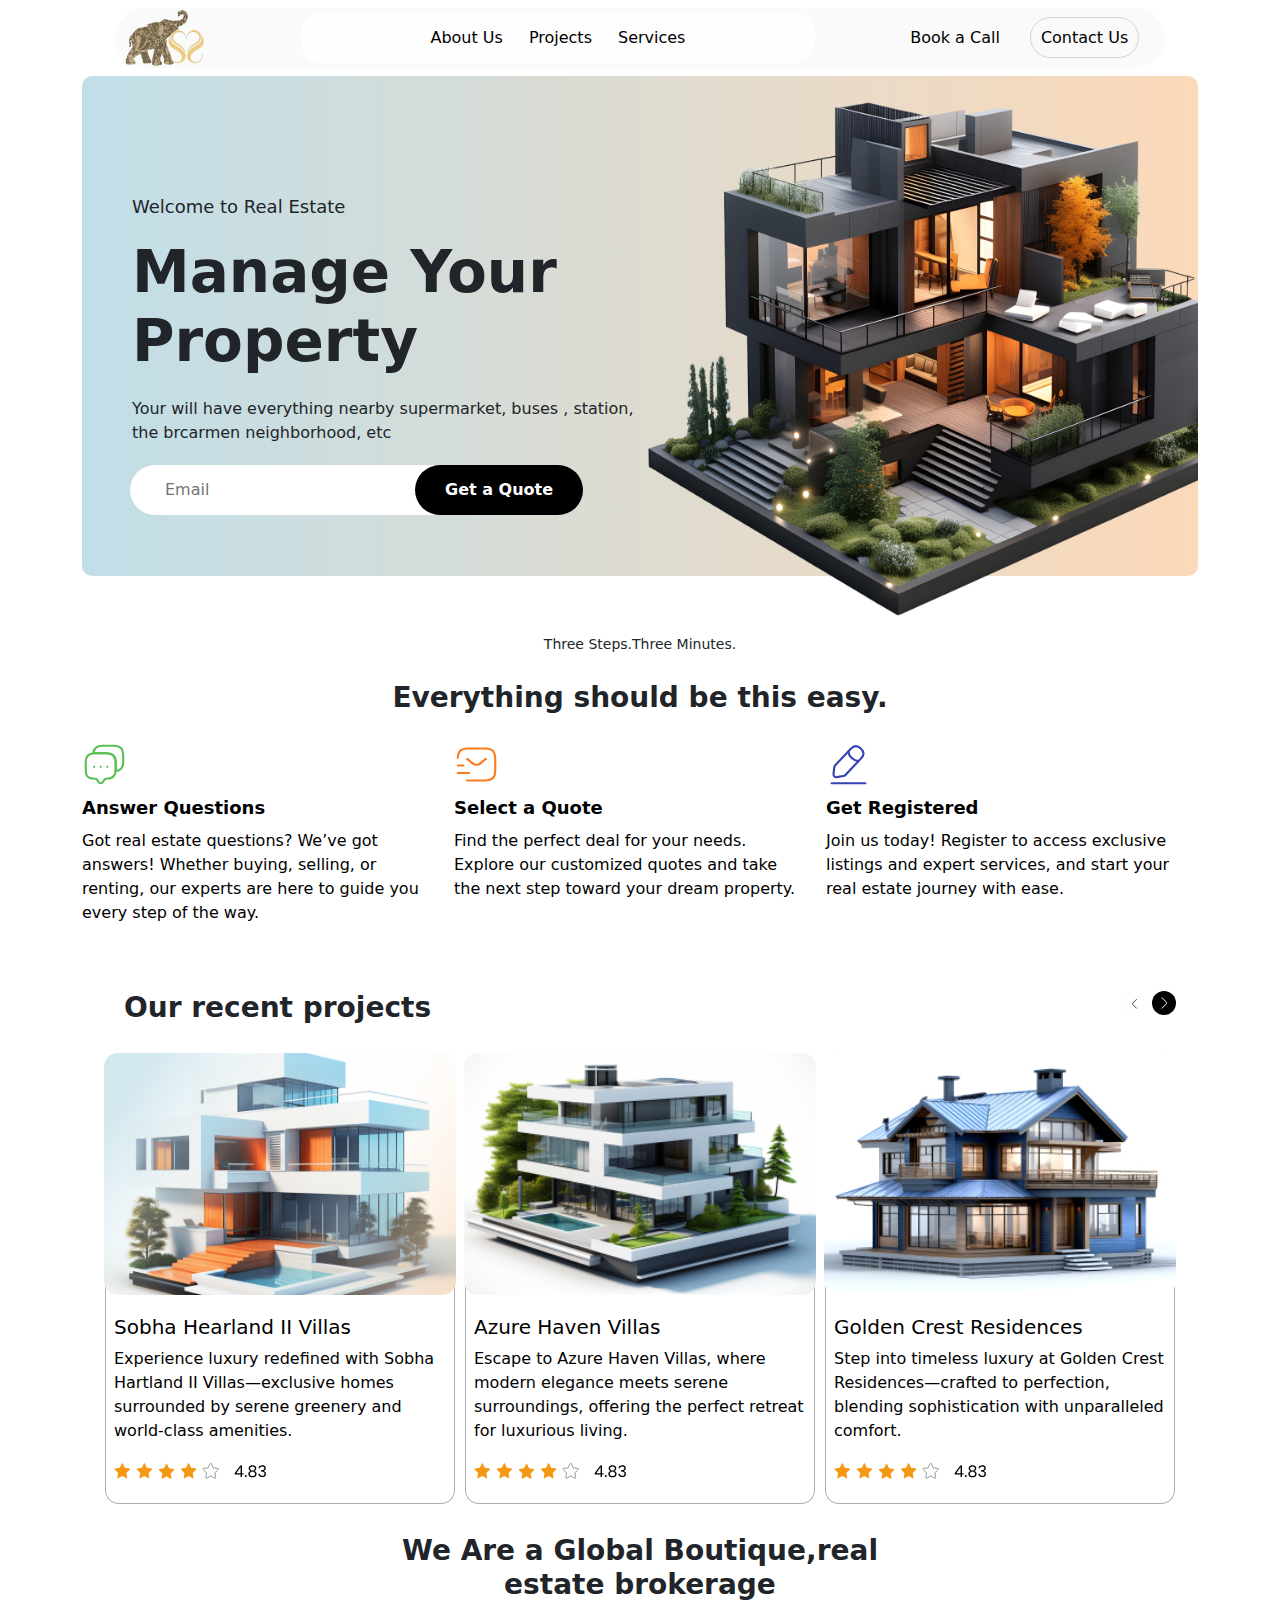
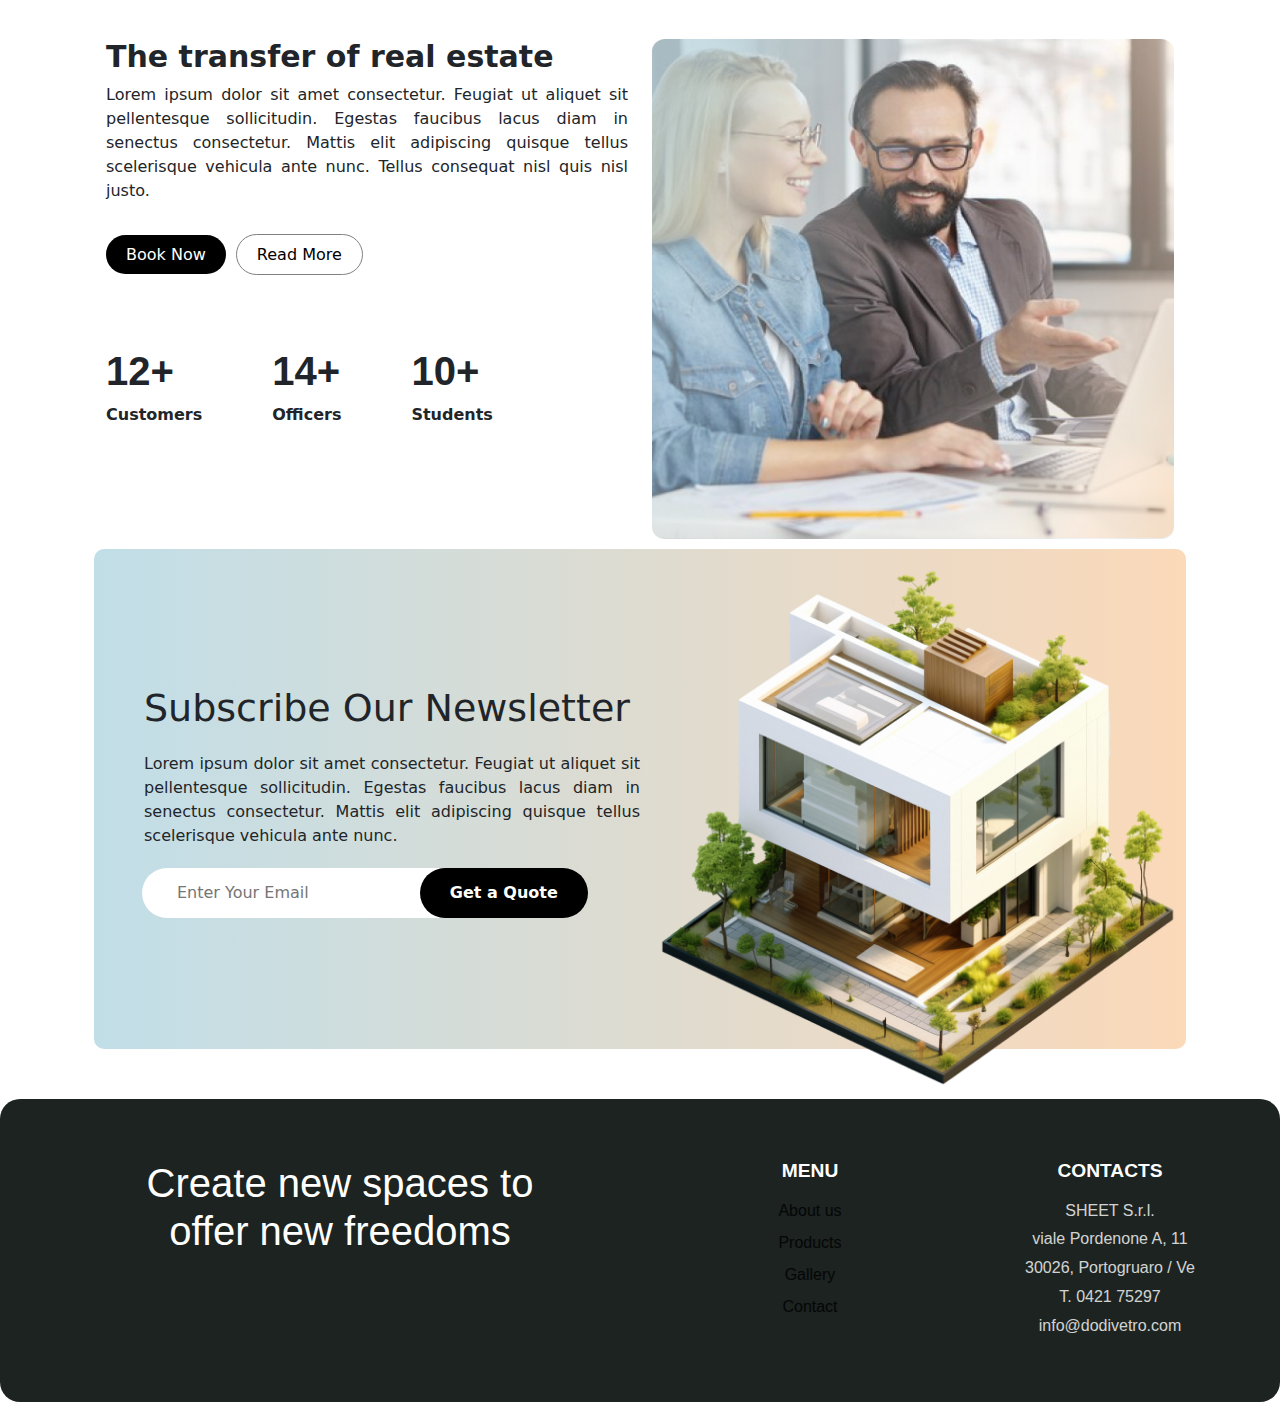
<file: index.html>
<!DOCTYPE html>
<html lang="en">

<head>
  <meta charset="UTF-8">
  <meta name="viewport" content="width=device-width, initial-scale=1.0">
  <title>Real State Website</title>
</head>
<link rel="stylesheet" href="style.css">
<link href="https://cdn.jsdelivr.net/npm/bootstrap@5.3.2/dist/css/bootstrap.min.css" rel="stylesheet"
  integrity="sha384-T3c6CoIi6uLrA9TneNEoa7RxnatzjcDSCmG1MXxSR1GAsXEV/Dwwykc2MPK8M2HN" crossorigin="anonymous">
<script src="https://cdn.jsdelivr.net/npm/bootstrap@5.3.2/dist/js/bootstrap.bundle.min.js"
  integrity="sha384-C6RzsynM9kWDrMNeT87bh95OGNyZPhcTNXj1NW7RuBCsyN/o0jlpcV8Qyq46cDfL" crossorigin="anonymous"></script>
<link rel="stylesheet" href="bootstrap.css">

<body>

  <nav class="navbar navbar-expand-xl my">
    <div class="containe main">
      <div class="imagess">
        <a class="navbar-brand" href="#">
          <img src="imagesfigma2/Logo.png" alt="">
        </a>
      </div>
      <button class="navbar-expand-lg navbar-toggler" type="button" data-bs-toggle="offcanvas"
        data-bs-target="#offcanvasScrolling" aria-controls="offcanvasScrolling">
        <span class="navbar-expand-lg navbar-toggler-icon"></span>
      </button>
      <div class="collapse navbar-collapse bbb" id="navbarSupportedContent">

        <ul class="navbar-nav mx-auto mb-2 mb-lg-0 middle">
          <li class="nav-item">
            <a class="nav-link active" aria-current="page" href="about-us.html">About Us</a>
          </li>
          <li class="nav-item">
            <a class="nav-link" href="#projects">Projects</a>
          </li>
          <!-- <li class="nav-item ">
            <a class="nav-link " href="#">
              Agents
            </a>
          </li> -->
          <li class="nav-item">
            <a class="nav-link" href="services.html">Services</a>
          </li>
          <!-- <li class="nav-item">
            <a class="nav-link" href="">Listings</a>
          </li> -->
          <!-- <li class="nav-item">
            <a class="nav-link" href="">
              <svg width="24" height="24" viewBox="0 0 24 24" fill="none" xmlns="http://www.w3.org/2000/svg">
                <path
                  d="M11.5 21C16.7467 21 21 16.7467 21 11.5C21 6.25329 16.7467 2 11.5 2C6.25329 2 2 6.25329 2 11.5C2 16.7467 6.25329 21 11.5 21Z"
                  stroke="#1F1F1F" stroke-width="2" stroke-linecap="round" stroke-linejoin="round" />
                <path d="M22 22L20 20" stroke="#1F1F1F" stroke-width="2" stroke-linecap="round"
                  stroke-linejoin="round" />
              </svg>
            </a>
          </li> -->
        </ul>
        <div class="box3" style="width: 30%;">
          <div><a href="bookcall.html">Book a Call</a></div>
          <div>
            <a href="contact-us.html" style="padding: 10px;border: 1px solid lightgrey;border-radius: 30px;">Contact
              Us</a>
          </div>
        </div>
      </div>
    </div>
  </nav>



  <div class="offcanvas offcanvas-start" data-bs-scroll="true" data-bs-backdrop="false" tabindex="-1"
    id="offcanvasScrolling" aria-labelledby="offcanvasScrollingLabel">
    <div class="offcanvas-header">
      <a class="navbar-brand" href="#">
        <img src="imagesfigma2/Logo.png" alt="">
      </a>
      <button type="button" class="btn-close" data-bs-dismiss="offcanvas" aria-label="Close"></button>
    </div>
    <div class="offcanvas-body">
      <ul class="navbar-nav mx-auto mb-2 mb-lg-0 middle">
        <li class="nav-item">
          <a class="nav-link active" aria-current="page" href="#">About Us</a>
        </li>
        <li class="nav-item">
          <a class="nav-link" href="#">Projects</a>
        </li>
        <li class="nav-item ">
          <a class="nav-link " href="#">
            Agents
          </a>
        </li>
        <li class="nav-item">
          <a class="nav-link" href="">Services</a>
        </li>
        <li class="nav-item">
          <a class="nav-link" href="">Listings</a>
        </li>
        <li class="nav-item">
          <a class="nav-link" href="">
            <svg width="24" height="24" viewBox="0 0 24 24" fill="none" xmlns="http://www.w3.org/2000/svg">
              <path
                d="M11.5 21C16.7467 21 21 16.7467 21 11.5C21 6.25329 16.7467 2 11.5 2C6.25329 2 2 6.25329 2 11.5C2 16.7467 6.25329 21 11.5 21Z"
                stroke="#1F1F1F" stroke-width="2" stroke-linecap="round" stroke-linejoin="round" />
              <path d="M22 22L20 20" stroke="#1F1F1F" stroke-width="2" stroke-linecap="round" stroke-linejoin="round" />
            </svg>
          </a>
        </li>
      </ul>
    </div>
  </div>

  <div class=" container" style="width: 100%;display: flex;justify-content: center;">
    <div class="sec-1">
      <div class="col-lg-6 col-md-12 col-sm-12 col-xsm-12 nony" style="border: 1px solid blac;width: ;">
        <div class="h55">
          <h5>Welcome to Real Estate</h5>
        </div>
        <div class="h22">
          <h1>Manage Your Property</h1>
        </div>
        <div class="para">
          <p>Your will have everything nearby supermarket, buses , station, the brcarmen neighborhood, etc</p>
        </div>
        <div class="email">
          <form action="" method="get">
            <div class="input-group mb-5 ">
              <input type="email" class="mb-10" placeholder="Email" aria-label="Recipient's Email" aria-describedby=""
                required="required" style="border-top-left-radius: 30px;border-bottom-left-radius: 30px;">
              <a href="contact-us.html" class="input-group-text" id="basic-addon2"
                style="background-color: #000;border-top-right-radius: 30px;border-radius: 30px;position: relative;right: 20px;padding:10px 30px;"
                type="submit">
                Get a Quote
              </a>
            </div>
          </form>
        </div>
      </div>
      <div class="col-lg-6 col-md-12 col-sm-12 col-xsm-12 nony1  d-flex justify-content-center"
        style="border: 1px solid blac;width: %;">
        <img src="imagesfigma2/Group 2.png" alt="">
      </div>

    </div>
  </div>

  <div class="row2">
    <h6>Three Steps.Three Minutes.</h6>
  </div>
  <div class="container">
    <div class="row3" style="margin: 20px 0px ;">
      <h3>Everything should be this easy.</h3>
    </div>
  </div>
  <div class="container">
    <div class="row row6">
      <div class="col-lg-4 " style="display: flex;flex-direction: column;align-items: center;">
        <a href="">
          <svg width="45" height="45" viewBox="0 0 75 75" fill="none" xmlns="http://www.w3.org/2000/svg">
            <path
              d="M56.1875 33.7188V46.2188C56.1875 47.0313 56.1563 47.8125 56.0625 48.5625C55.3438 57 50.375 61.1875 41.2188 61.1875H39.9688C39.1875 61.1875 38.4375 61.5625 37.9687 62.1875L34.2188 67.1875C32.5625 69.4063 29.875 69.4063 28.2187 67.1875L24.4687 62.1875C24.0625 61.6562 23.1563 61.1875 22.4688 61.1875H21.2188C11.25 61.1875 6.25 58.7188 6.25 46.2188V33.7188C6.25 24.5625 10.4688 19.5938 18.875 18.875C19.625 18.7813 20.4063 18.75 21.2188 18.75H41.2188C51.1875 18.75 56.1875 23.75 56.1875 33.7188Z"
              stroke="#58BF52" stroke-width="3.5" stroke-miterlimit="10" stroke-linecap="round"
              stroke-linejoin="round" />
            <path
              d="M68.6875 21.2188V33.7188C68.6875 42.9063 64.4687 47.8438 56.0625 48.5625C56.1562 47.8125 56.1875 47.0313 56.1875 46.2188V33.7188C56.1875 23.75 51.1875 18.75 41.2187 18.75H21.2187C20.4062 18.75 19.625 18.7813 18.875 18.875C19.5937 10.4688 24.5625 6.25 33.7187 6.25H53.7187C63.6875 6.25 68.6875 11.25 68.6875 21.2188Z"
              stroke="#58BF52" stroke-width="3.5" stroke-miterlimit="10" stroke-linecap="round"
              stroke-linejoin="round" />
            <path d="M42.1734 41.4062H42.2016" stroke="#58BF52" stroke-width="3.5" stroke-linecap="round"
              stroke-linejoin="round" />
            <path d="M31.2359 41.4062H31.2641" stroke="#58BF52" stroke-width="3.5" stroke-linecap="round"
              stroke-linejoin="round" />
            <path d="M20.2984 41.4062H20.3266" stroke="#58BF52" stroke-width="3.5" stroke-linecap="round"
              stroke-linejoin="round" />
          </svg>
          <h5>Answer Questions</h5>
          <p>
            Got real estate questions? We’ve got answers! Whether buying, selling, or renting,
            our experts are here to guide you every step of the way.
          </p>
        </a>
      </div>

      <div class="col-lg-4" style="display: flex;flex-direction: column;align-items: center;">
        <a href="">
          <svg width="45" height="45" viewBox="0 0 75 75" fill="none" xmlns="http://www.w3.org/2000/svg">
            <path
              d="M6.25 26.5625C6.25 15.625 12.5 10.9375 21.875 10.9375H53.125C62.5 10.9375 68.75 15.625 68.75 26.5625V48.4375C68.75 59.375 62.5 64.0625 53.125 64.0625H21.875"
              stroke="#FF791A" stroke-width="3.5" stroke-miterlimit="10" stroke-linecap="round"
              stroke-linejoin="round" />
            <path d="M53.125 28.125L43.3437 35.9375C40.125 38.5 34.8437 38.5 31.625 35.9375L21.875 28.125"
              stroke="#FF791A" stroke-width="3.5" stroke-miterlimit="10" stroke-linecap="round"
              stroke-linejoin="round" />
            <path d="M6.25 51.5625H25" stroke="#FF791A" stroke-width="3.5" stroke-miterlimit="10" stroke-linecap="round"
              stroke-linejoin="round" />
            <path d="M6.25 39.0625H15.625" stroke="#FF791A" stroke-width="3.5" stroke-miterlimit="10"
              stroke-linecap="round" stroke-linejoin="round" />
          </svg>
          <h5>Select a Quote</h5>
          <p>Find the perfect deal for your needs. Explore our customized quotes and take the next step toward your
            dream property.</p>
        </a>
      </div>

      <div class="col-lg-4" style="display: flex;flex-direction: column;align-items: center;">
        <a href="">
          <svg width="45" height="45" viewBox="0 0 75 75" fill="none" xmlns="http://www.w3.org/2000/svg">
            <path
              d="M41.4375 11.25L15.7813 38.4063C14.8125 39.4375 13.875 41.4688 13.6875 42.875L12.5313 53C12.125 56.6562 14.75 59.1563 18.375 58.5313L28.4375 56.8125C29.8438 56.5625 31.8125 55.5313 32.7813 54.4688L58.4375 27.3125C62.875 22.625 64.875 17.2813 57.9688 10.75C51.0938 4.28126 45.875 6.56251 41.4375 11.25Z"
              stroke="#3741B5" stroke-width="3.5" stroke-miterlimit="10" stroke-linecap="round"
              stroke-linejoin="round" />
            <path d="M37.1562 15.7812C38.5 24.4063 45.5 31 54.1875 31.875" stroke="#3741B5" stroke-width="3.5"
              stroke-miterlimit="10" stroke-linecap="round" stroke-linejoin="round" />
            <path d="M9.375 68.75H65.625" stroke="#3741B5" stroke-width="3.5" stroke-miterlimit="10"
              stroke-linecap="round" stroke-linejoin="round" />
          </svg>
          <h5>Get Registered</h5>
          <p>Join us today! Register to access exclusive listings and expert services, and start your real estate
            journey with ease.</p>
        </a>
      </div>

    </div>


    <section id="projects">
      <!-- <div class="row2" style="display: flex;justify-content: flex-start !important;margin: 50px 0px 20px 30px;">
        <h6>Best Project of the Years</h6>
      </div> -->
      <div class="container">
        <div class="row3" style="display: flex;margin: 50px 0px 20px 30px;justify-content: space-between !important;">
          <div>
            <h3>Our recent projects</h3>
          </div>

          <div class="arow">
            <a href="">
              <svg width="25" height="25" viewBox="0 0 45 45" fill="none" xmlns="http://www.w3.org/2000/svg">
                <circle cx="22.5" cy="22.5" r="22.5" fill="#FEFEFF" />
                <path d="M26 30.92L19.48 24.4C18.71 23.63 18.71 22.37 19.48 21.6L26 15.08" stroke="#1F1F1F"
                  stroke-width="1.5" stroke-miterlimit="10" stroke-linecap="round" stroke-linejoin="round" />
              </svg>
              <svg width="24" height="24" viewBox="0 0 24 24" fill="none" xmlns="http://www.w3.org/2000/svg"
                style="background-color: #000;border-radius:22.5px;padding:4px">
                <path d="M8.90997 19.92L15.43 13.4C16.2 12.63 16.2 11.37 15.43 10.6L8.90997 4.08002" stroke="#FEFEFF"
                  stroke-width="1.5" stroke-miterlimit="10" stroke-linecap="round" stroke-linejoin="round" />
              </svg>
            </a>
          </div>

        </div>
      </div>

      <div class="container">
        <div class="row row7">
          <div class="col-lg-4 col-md-6 col-sm-3"
            style="display: flex;flex-direction: column;align-items: center;border: 1px solid rgb(175, 175, 175);padding: 0px;width:350px;border-radius: 14px;border-top: none;">
            <img src="imagesfigma2/Rectangle 19.jpg" alt="" width="101%" height="60%"
              style="border:none;border-bottom-left-radius:14px ;border-bottom-right-radius:14px ;border-top-left-radius:14px ;border-top-right-radius:14px ;">
            <a href="">
              <div style="margin: 20px 8px;">
                <h5>Sobha Hearland II Villas</h5>
                <p>Experience luxury redefined with Sobha Hartland II Villas—exclusive homes surrounded by serene
                  greenery
                  and world-class amenities.</p>
                <svg width="153" height="19" viewBox="0 0 153 19" fill="none" xmlns="http://www.w3.org/2000/svg">
                  <path fill-rule="evenodd" clip-rule="evenodd"
                    d="M8.28949 14.0412L4.0662 16.3441C3.70048 16.5435 3.26557 16.2345 3.33353 15.8236L4.14475 10.9179L0.69181 7.42699C0.404191 7.13621 0.568347 6.64191 0.972777 6.58096L5.7279 5.86431L7.838 1.4298C8.01892 1.04958 8.56006 1.04958 8.74099 1.4298L10.8511 5.86431L15.6062 6.58096C16.0106 6.64191 16.1748 7.13621 15.8872 7.42699L12.4342 10.9179L13.2455 15.8235C13.3134 16.2345 12.8785 16.5435 12.5128 16.3441L8.28949 14.0412Z"
                    fill="#F59914" />
                  <path fill-rule="evenodd" clip-rule="evenodd"
                    d="M30.3951 14.0412L26.1718 16.3441C25.8061 16.5435 25.3712 16.2345 25.4391 15.8236L26.2503 10.9179L22.7974 7.42699C22.5098 7.13621 22.6739 6.64191 23.0784 6.58096L27.8335 5.86431L29.9436 1.4298C30.1245 1.04958 30.6657 1.04958 30.8466 1.4298L32.9567 5.86431L37.7118 6.58096C38.1162 6.64191 38.2804 7.13621 37.9928 7.42699L34.5398 10.9179L35.351 15.8235C35.419 16.2345 34.9841 16.5435 34.6184 16.3441L30.3951 14.0412Z"
                    fill="#F59914" />
                  <path fill-rule="evenodd" clip-rule="evenodd"
                    d="M52.5006 14.5217L48.2773 16.8246C47.9115 17.024 47.4766 16.715 47.5446 16.304L48.3558 11.3984L44.9029 7.90746C44.6153 7.61668 44.7794 7.12238 45.1838 7.06143L49.939 6.34478L52.0491 1.91027C52.23 1.53005 52.7711 1.53005 52.952 1.91027L55.0621 6.34478L59.8173 7.06143C60.2217 7.12238 60.3859 7.61667 60.0982 7.90746L56.6453 11.3984L57.4565 16.304C57.5245 16.715 57.0896 17.024 56.7239 16.8246L52.5006 14.5217Z"
                    fill="#F59914" />
                  <path fill-rule="evenodd" clip-rule="evenodd"
                    d="M74.6049 14.0412L70.3816 16.3441C70.0159 16.5435 69.581 16.2345 69.649 15.8236L70.4602 10.9179L67.0072 7.42699C66.7196 7.13621 66.8838 6.64191 67.2882 6.58096L72.0433 5.86431L74.1534 1.4298C74.3344 1.04958 74.8755 1.04958 75.0564 1.4298L77.1665 5.86431L81.9216 6.58096C82.3261 6.64191 82.4902 7.13621 82.2026 7.42699L78.7497 10.9179L79.5609 15.8235C79.6288 16.2345 79.1939 16.5435 78.8282 16.3441L74.6049 14.0412Z"
                    fill="#F59914" />
                  <path fill-rule="evenodd" clip-rule="evenodd"
                    d="M96.7104 14.0412L92.4871 16.3441C92.1214 16.5435 91.6865 16.2345 91.7544 15.8235L92.5656 10.9179L89.1127 7.42699C88.8251 7.13621 88.9892 6.64191 89.3937 6.58096L94.1488 5.86431L96.2589 1.4298C96.4398 1.04958 96.981 1.04958 97.1619 1.4298L99.272 5.86431L104.027 6.58096C104.432 6.64191 104.596 7.13621 104.308 7.42699L100.855 10.9179L101.666 15.8235C101.734 16.2345 101.299 16.5435 100.934 16.3441L96.7104 14.0412Z"
                    stroke="#9B9B9B" />
                  <path
                    d="M120.64 12.424V11.32L126.256 3.544H128V11.16H129.6V12.424H128V15H126.56V12.424H120.64ZM126.624 5.064L122.32 11.16H126.624V5.064ZM131.759 15.096C131.481 15.096 131.247 15 131.055 14.808C130.863 14.616 130.767 14.3813 130.767 14.104C130.767 13.8267 130.863 13.592 131.055 13.4C131.247 13.208 131.481 13.112 131.759 13.112C132.025 13.112 132.249 13.208 132.431 13.4C132.623 13.592 132.719 13.8267 132.719 14.104C132.719 14.3813 132.623 14.616 132.431 14.808C132.249 15 132.025 15.096 131.759 15.096ZM136.526 8.984C135.929 8.74933 135.47 8.408 135.15 7.96C134.83 7.512 134.67 6.968 134.67 6.328C134.67 5.752 134.814 5.23467 135.102 4.776C135.39 4.30667 135.817 3.93867 136.382 3.672C136.958 3.39467 137.651 3.256 138.462 3.256C139.273 3.256 139.961 3.39467 140.526 3.672C141.102 3.93867 141.534 4.30667 141.822 4.776C142.121 5.23467 142.27 5.752 142.27 6.328C142.27 6.94667 142.105 7.49067 141.774 7.96C141.443 8.41867 140.99 8.76 140.414 8.984C141.075 9.18667 141.598 9.544 141.982 10.056C142.377 10.5573 142.574 11.1653 142.574 11.88C142.574 12.5733 142.403 13.1813 142.062 13.704C141.721 14.216 141.235 14.616 140.606 14.904C139.987 15.1813 139.273 15.32 138.462 15.32C137.651 15.32 136.937 15.1813 136.318 14.904C135.71 14.616 135.235 14.216 134.894 13.704C134.553 13.1813 134.382 12.5733 134.382 11.88C134.382 11.1653 134.574 10.552 134.958 10.04C135.342 9.528 135.865 9.176 136.526 8.984ZM140.862 6.504C140.862 5.85333 140.649 5.352 140.222 5C139.795 4.648 139.209 4.472 138.462 4.472C137.726 4.472 137.145 4.648 136.718 5C136.291 5.352 136.078 5.85867 136.078 6.52C136.078 7.11733 136.297 7.59733 136.734 7.96C137.182 8.32267 137.758 8.504 138.462 8.504C139.177 8.504 139.753 8.32267 140.19 7.96C140.638 7.58667 140.862 7.10133 140.862 6.504ZM138.462 9.624C137.673 9.624 137.027 9.81067 136.526 10.184C136.025 10.5467 135.774 11.096 135.774 11.832C135.774 12.5147 136.014 13.064 136.494 13.48C136.985 13.896 137.641 14.104 138.462 14.104C139.283 14.104 139.934 13.896 140.414 13.48C140.894 13.064 141.134 12.5147 141.134 11.832C141.134 11.1173 140.889 10.5733 140.398 10.2C139.907 9.816 139.262 9.624 138.462 9.624ZM144.476 6.344C144.55 5.36267 144.929 4.59467 145.612 4.04C146.294 3.48533 147.18 3.208 148.268 3.208C148.993 3.208 149.617 3.34133 150.14 3.608C150.673 3.864 151.073 4.216 151.34 4.664C151.617 5.112 151.756 5.61867 151.756 6.184C151.756 6.84533 151.564 7.416 151.18 7.896C150.806 8.376 150.316 8.68533 149.708 8.824V8.904C150.401 9.07467 150.95 9.41067 151.356 9.912C151.761 10.4133 151.964 11.0693 151.964 11.88C151.964 12.488 151.825 13.0373 151.548 13.528C151.27 14.008 150.854 14.3867 150.3 14.664C149.745 14.9413 149.078 15.08 148.3 15.08C147.169 15.08 146.241 14.7867 145.516 14.2C144.79 13.6027 144.385 12.76 144.3 11.672H145.708C145.782 12.312 146.044 12.8347 146.492 13.24C146.94 13.6453 147.537 13.848 148.284 13.848C149.03 13.848 149.596 13.656 149.98 13.272C150.374 12.8773 150.572 12.3707 150.572 11.752C150.572 10.952 150.305 10.376 149.772 10.024C149.238 9.672 148.433 9.496 147.356 9.496H146.988V8.28H147.372C148.353 8.26933 149.094 8.10933 149.596 7.8C150.097 7.48 150.348 6.98933 150.348 6.328C150.348 5.76267 150.161 5.30933 149.788 4.968C149.425 4.62667 148.902 4.456 148.22 4.456C147.558 4.456 147.025 4.62667 146.62 4.968C146.214 5.30933 145.974 5.768 145.9 6.344H144.476Z"
                    fill="black" />
                </svg>

              </div>
            </a>
          </div>

          <div class="col-lg-4 col-md-6 col-sm-3"
            style="display: flex;flex-direction: column;align-items: center;border: 1px solid rgb(175, 175, 175);padding: 0px;width:350px;border-radius: 14px;border-top: none;">
            <img src="imagesfigma2/3d-rendering-house-model (3) 1.png" alt="" height="60%" width="101%"
              style="border:none;border-bottom-left-radius:14px ;border-bottom-right-radius:14px ;border-top-left-radius:14px ;border-top-right-radius:14px ;">
            <a href="">
              <div style="margin: 20px 8px;">
                <h5>Azure Haven Villas</h5>
                <p>
                  Escape to Azure Haven Villas, where modern elegance meets serene surroundings, offering the perfect
                  retreat for luxurious living.
                </p>
                <svg width="153" height="19" viewBox="0 0 153 19" fill="none" xmlns="http://www.w3.org/2000/svg">
                  <path fill-rule="evenodd" clip-rule="evenodd"
                    d="M8.28949 14.0412L4.0662 16.3441C3.70048 16.5435 3.26557 16.2345 3.33353 15.8236L4.14475 10.9179L0.69181 7.42699C0.404191 7.13621 0.568347 6.64191 0.972777 6.58096L5.7279 5.86431L7.838 1.4298C8.01892 1.04958 8.56006 1.04958 8.74099 1.4298L10.8511 5.86431L15.6062 6.58096C16.0106 6.64191 16.1748 7.13621 15.8872 7.42699L12.4342 10.9179L13.2455 15.8235C13.3134 16.2345 12.8785 16.5435 12.5128 16.3441L8.28949 14.0412Z"
                    fill="#F59914" />
                  <path fill-rule="evenodd" clip-rule="evenodd"
                    d="M30.3951 14.0412L26.1718 16.3441C25.8061 16.5435 25.3712 16.2345 25.4391 15.8236L26.2503 10.9179L22.7974 7.42699C22.5098 7.13621 22.6739 6.64191 23.0784 6.58096L27.8335 5.86431L29.9436 1.4298C30.1245 1.04958 30.6657 1.04958 30.8466 1.4298L32.9567 5.86431L37.7118 6.58096C38.1162 6.64191 38.2804 7.13621 37.9928 7.42699L34.5398 10.9179L35.351 15.8235C35.419 16.2345 34.9841 16.5435 34.6184 16.3441L30.3951 14.0412Z"
                    fill="#F59914" />
                  <path fill-rule="evenodd" clip-rule="evenodd"
                    d="M52.5006 14.5217L48.2773 16.8246C47.9115 17.024 47.4766 16.715 47.5446 16.304L48.3558 11.3984L44.9029 7.90746C44.6153 7.61668 44.7794 7.12238 45.1838 7.06143L49.939 6.34478L52.0491 1.91027C52.23 1.53005 52.7711 1.53005 52.952 1.91027L55.0621 6.34478L59.8173 7.06143C60.2217 7.12238 60.3859 7.61667 60.0982 7.90746L56.6453 11.3984L57.4565 16.304C57.5245 16.715 57.0896 17.024 56.7239 16.8246L52.5006 14.5217Z"
                    fill="#F59914" />
                  <path fill-rule="evenodd" clip-rule="evenodd"
                    d="M74.6049 14.0412L70.3816 16.3441C70.0159 16.5435 69.581 16.2345 69.649 15.8236L70.4602 10.9179L67.0072 7.42699C66.7196 7.13621 66.8838 6.64191 67.2882 6.58096L72.0433 5.86431L74.1534 1.4298C74.3344 1.04958 74.8755 1.04958 75.0564 1.4298L77.1665 5.86431L81.9216 6.58096C82.3261 6.64191 82.4902 7.13621 82.2026 7.42699L78.7497 10.9179L79.5609 15.8235C79.6288 16.2345 79.1939 16.5435 78.8282 16.3441L74.6049 14.0412Z"
                    fill="#F59914" />
                  <path fill-rule="evenodd" clip-rule="evenodd"
                    d="M96.7104 14.0412L92.4871 16.3441C92.1214 16.5435 91.6865 16.2345 91.7544 15.8235L92.5656 10.9179L89.1127 7.42699C88.8251 7.13621 88.9892 6.64191 89.3937 6.58096L94.1488 5.86431L96.2589 1.4298C96.4398 1.04958 96.981 1.04958 97.1619 1.4298L99.272 5.86431L104.027 6.58096C104.432 6.64191 104.596 7.13621 104.308 7.42699L100.855 10.9179L101.666 15.8235C101.734 16.2345 101.299 16.5435 100.934 16.3441L96.7104 14.0412Z"
                    stroke="#9B9B9B" />
                  <path
                    d="M120.64 12.424V11.32L126.256 3.544H128V11.16H129.6V12.424H128V15H126.56V12.424H120.64ZM126.624 5.064L122.32 11.16H126.624V5.064ZM131.759 15.096C131.481 15.096 131.247 15 131.055 14.808C130.863 14.616 130.767 14.3813 130.767 14.104C130.767 13.8267 130.863 13.592 131.055 13.4C131.247 13.208 131.481 13.112 131.759 13.112C132.025 13.112 132.249 13.208 132.431 13.4C132.623 13.592 132.719 13.8267 132.719 14.104C132.719 14.3813 132.623 14.616 132.431 14.808C132.249 15 132.025 15.096 131.759 15.096ZM136.526 8.984C135.929 8.74933 135.47 8.408 135.15 7.96C134.83 7.512 134.67 6.968 134.67 6.328C134.67 5.752 134.814 5.23467 135.102 4.776C135.39 4.30667 135.817 3.93867 136.382 3.672C136.958 3.39467 137.651 3.256 138.462 3.256C139.273 3.256 139.961 3.39467 140.526 3.672C141.102 3.93867 141.534 4.30667 141.822 4.776C142.121 5.23467 142.27 5.752 142.27 6.328C142.27 6.94667 142.105 7.49067 141.774 7.96C141.443 8.41867 140.99 8.76 140.414 8.984C141.075 9.18667 141.598 9.544 141.982 10.056C142.377 10.5573 142.574 11.1653 142.574 11.88C142.574 12.5733 142.403 13.1813 142.062 13.704C141.721 14.216 141.235 14.616 140.606 14.904C139.987 15.1813 139.273 15.32 138.462 15.32C137.651 15.32 136.937 15.1813 136.318 14.904C135.71 14.616 135.235 14.216 134.894 13.704C134.553 13.1813 134.382 12.5733 134.382 11.88C134.382 11.1653 134.574 10.552 134.958 10.04C135.342 9.528 135.865 9.176 136.526 8.984ZM140.862 6.504C140.862 5.85333 140.649 5.352 140.222 5C139.795 4.648 139.209 4.472 138.462 4.472C137.726 4.472 137.145 4.648 136.718 5C136.291 5.352 136.078 5.85867 136.078 6.52C136.078 7.11733 136.297 7.59733 136.734 7.96C137.182 8.32267 137.758 8.504 138.462 8.504C139.177 8.504 139.753 8.32267 140.19 7.96C140.638 7.58667 140.862 7.10133 140.862 6.504ZM138.462 9.624C137.673 9.624 137.027 9.81067 136.526 10.184C136.025 10.5467 135.774 11.096 135.774 11.832C135.774 12.5147 136.014 13.064 136.494 13.48C136.985 13.896 137.641 14.104 138.462 14.104C139.283 14.104 139.934 13.896 140.414 13.48C140.894 13.064 141.134 12.5147 141.134 11.832C141.134 11.1173 140.889 10.5733 140.398 10.2C139.907 9.816 139.262 9.624 138.462 9.624ZM144.476 6.344C144.55 5.36267 144.929 4.59467 145.612 4.04C146.294 3.48533 147.18 3.208 148.268 3.208C148.993 3.208 149.617 3.34133 150.14 3.608C150.673 3.864 151.073 4.216 151.34 4.664C151.617 5.112 151.756 5.61867 151.756 6.184C151.756 6.84533 151.564 7.416 151.18 7.896C150.806 8.376 150.316 8.68533 149.708 8.824V8.904C150.401 9.07467 150.95 9.41067 151.356 9.912C151.761 10.4133 151.964 11.0693 151.964 11.88C151.964 12.488 151.825 13.0373 151.548 13.528C151.27 14.008 150.854 14.3867 150.3 14.664C149.745 14.9413 149.078 15.08 148.3 15.08C147.169 15.08 146.241 14.7867 145.516 14.2C144.79 13.6027 144.385 12.76 144.3 11.672H145.708C145.782 12.312 146.044 12.8347 146.492 13.24C146.94 13.6453 147.537 13.848 148.284 13.848C149.03 13.848 149.596 13.656 149.98 13.272C150.374 12.8773 150.572 12.3707 150.572 11.752C150.572 10.952 150.305 10.376 149.772 10.024C149.238 9.672 148.433 9.496 147.356 9.496H146.988V8.28H147.372C148.353 8.26933 149.094 8.10933 149.596 7.8C150.097 7.48 150.348 6.98933 150.348 6.328C150.348 5.76267 150.161 5.30933 149.788 4.968C149.425 4.62667 148.902 4.456 148.22 4.456C147.558 4.456 147.025 4.62667 146.62 4.968C146.214 5.30933 145.974 5.768 145.9 6.344H144.476Z"
                    fill="black" />
                </svg>

              </div>
            </a>
          </div>

          <div class="col-lg-4 "
            style="display: flex;flex-direction: column;align-items: center;border: 1px solid rgb(175, 175, 175);padding: 0px;width:350px;border-radius: 14px;border-top: none;">
            <img src="imagesfigma2/3d-view-house-model 1.jpg" alt="" height="60%" width="101%"
              style="border:none;border-bottom-left-radius:14px ;border-bottom-right-radius:14px ;border-top-left-radius:14px ;border-top-right-radius:14px ;">
            <a href="">
              <div style="margin: 20px 8px;">
                <h5>Golden Crest Residences</h5>
                <p>Step into timeless luxury at Golden Crest Residences—crafted to perfection, blending sophistication
                  with unparalleled comfort.</p>
                <svg width="153" height="19" viewBox="0 0 153 19" fill="none" xmlns="http://www.w3.org/2000/svg">
                  <path fill-rule="evenodd" clip-rule="evenodd"
                    d="M8.28949 14.0412L4.0662 16.3441C3.70048 16.5435 3.26557 16.2345 3.33353 15.8236L4.14475 10.9179L0.69181 7.42699C0.404191 7.13621 0.568347 6.64191 0.972777 6.58096L5.7279 5.86431L7.838 1.4298C8.01892 1.04958 8.56006 1.04958 8.74099 1.4298L10.8511 5.86431L15.6062 6.58096C16.0106 6.64191 16.1748 7.13621 15.8872 7.42699L12.4342 10.9179L13.2455 15.8235C13.3134 16.2345 12.8785 16.5435 12.5128 16.3441L8.28949 14.0412Z"
                    fill="#F59914" />
                  <path fill-rule="evenodd" clip-rule="evenodd"
                    d="M30.3951 14.0412L26.1718 16.3441C25.8061 16.5435 25.3712 16.2345 25.4391 15.8236L26.2503 10.9179L22.7974 7.42699C22.5098 7.13621 22.6739 6.64191 23.0784 6.58096L27.8335 5.86431L29.9436 1.4298C30.1245 1.04958 30.6657 1.04958 30.8466 1.4298L32.9567 5.86431L37.7118 6.58096C38.1162 6.64191 38.2804 7.13621 37.9928 7.42699L34.5398 10.9179L35.351 15.8235C35.419 16.2345 34.9841 16.5435 34.6184 16.3441L30.3951 14.0412Z"
                    fill="#F59914" />
                  <path fill-rule="evenodd" clip-rule="evenodd"
                    d="M52.5006 14.5217L48.2773 16.8246C47.9115 17.024 47.4766 16.715 47.5446 16.304L48.3558 11.3984L44.9029 7.90746C44.6153 7.61668 44.7794 7.12238 45.1838 7.06143L49.939 6.34478L52.0491 1.91027C52.23 1.53005 52.7711 1.53005 52.952 1.91027L55.0621 6.34478L59.8173 7.06143C60.2217 7.12238 60.3859 7.61667 60.0982 7.90746L56.6453 11.3984L57.4565 16.304C57.5245 16.715 57.0896 17.024 56.7239 16.8246L52.5006 14.5217Z"
                    fill="#F59914" />
                  <path fill-rule="evenodd" clip-rule="evenodd"
                    d="M74.6049 14.0412L70.3816 16.3441C70.0159 16.5435 69.581 16.2345 69.649 15.8236L70.4602 10.9179L67.0072 7.42699C66.7196 7.13621 66.8838 6.64191 67.2882 6.58096L72.0433 5.86431L74.1534 1.4298C74.3344 1.04958 74.8755 1.04958 75.0564 1.4298L77.1665 5.86431L81.9216 6.58096C82.3261 6.64191 82.4902 7.13621 82.2026 7.42699L78.7497 10.9179L79.5609 15.8235C79.6288 16.2345 79.1939 16.5435 78.8282 16.3441L74.6049 14.0412Z"
                    fill="#F59914" />
                  <path fill-rule="evenodd" clip-rule="evenodd"
                    d="M96.7104 14.0412L92.4871 16.3441C92.1214 16.5435 91.6865 16.2345 91.7544 15.8235L92.5656 10.9179L89.1127 7.42699C88.8251 7.13621 88.9892 6.64191 89.3937 6.58096L94.1488 5.86431L96.2589 1.4298C96.4398 1.04958 96.981 1.04958 97.1619 1.4298L99.272 5.86431L104.027 6.58096C104.432 6.64191 104.596 7.13621 104.308 7.42699L100.855 10.9179L101.666 15.8235C101.734 16.2345 101.299 16.5435 100.934 16.3441L96.7104 14.0412Z"
                    stroke="#9B9B9B" />
                  <path
                    d="M120.64 12.424V11.32L126.256 3.544H128V11.16H129.6V12.424H128V15H126.56V12.424H120.64ZM126.624 5.064L122.32 11.16H126.624V5.064ZM131.759 15.096C131.481 15.096 131.247 15 131.055 14.808C130.863 14.616 130.767 14.3813 130.767 14.104C130.767 13.8267 130.863 13.592 131.055 13.4C131.247 13.208 131.481 13.112 131.759 13.112C132.025 13.112 132.249 13.208 132.431 13.4C132.623 13.592 132.719 13.8267 132.719 14.104C132.719 14.3813 132.623 14.616 132.431 14.808C132.249 15 132.025 15.096 131.759 15.096ZM136.526 8.984C135.929 8.74933 135.47 8.408 135.15 7.96C134.83 7.512 134.67 6.968 134.67 6.328C134.67 5.752 134.814 5.23467 135.102 4.776C135.39 4.30667 135.817 3.93867 136.382 3.672C136.958 3.39467 137.651 3.256 138.462 3.256C139.273 3.256 139.961 3.39467 140.526 3.672C141.102 3.93867 141.534 4.30667 141.822 4.776C142.121 5.23467 142.27 5.752 142.27 6.328C142.27 6.94667 142.105 7.49067 141.774 7.96C141.443 8.41867 140.99 8.76 140.414 8.984C141.075 9.18667 141.598 9.544 141.982 10.056C142.377 10.5573 142.574 11.1653 142.574 11.88C142.574 12.5733 142.403 13.1813 142.062 13.704C141.721 14.216 141.235 14.616 140.606 14.904C139.987 15.1813 139.273 15.32 138.462 15.32C137.651 15.32 136.937 15.1813 136.318 14.904C135.71 14.616 135.235 14.216 134.894 13.704C134.553 13.1813 134.382 12.5733 134.382 11.88C134.382 11.1653 134.574 10.552 134.958 10.04C135.342 9.528 135.865 9.176 136.526 8.984ZM140.862 6.504C140.862 5.85333 140.649 5.352 140.222 5C139.795 4.648 139.209 4.472 138.462 4.472C137.726 4.472 137.145 4.648 136.718 5C136.291 5.352 136.078 5.85867 136.078 6.52C136.078 7.11733 136.297 7.59733 136.734 7.96C137.182 8.32267 137.758 8.504 138.462 8.504C139.177 8.504 139.753 8.32267 140.19 7.96C140.638 7.58667 140.862 7.10133 140.862 6.504ZM138.462 9.624C137.673 9.624 137.027 9.81067 136.526 10.184C136.025 10.5467 135.774 11.096 135.774 11.832C135.774 12.5147 136.014 13.064 136.494 13.48C136.985 13.896 137.641 14.104 138.462 14.104C139.283 14.104 139.934 13.896 140.414 13.48C140.894 13.064 141.134 12.5147 141.134 11.832C141.134 11.1173 140.889 10.5733 140.398 10.2C139.907 9.816 139.262 9.624 138.462 9.624ZM144.476 6.344C144.55 5.36267 144.929 4.59467 145.612 4.04C146.294 3.48533 147.18 3.208 148.268 3.208C148.993 3.208 149.617 3.34133 150.14 3.608C150.673 3.864 151.073 4.216 151.34 4.664C151.617 5.112 151.756 5.61867 151.756 6.184C151.756 6.84533 151.564 7.416 151.18 7.896C150.806 8.376 150.316 8.68533 149.708 8.824V8.904C150.401 9.07467 150.95 9.41067 151.356 9.912C151.761 10.4133 151.964 11.0693 151.964 11.88C151.964 12.488 151.825 13.0373 151.548 13.528C151.27 14.008 150.854 14.3867 150.3 14.664C149.745 14.9413 149.078 15.08 148.3 15.08C147.169 15.08 146.241 14.7867 145.516 14.2C144.79 13.6027 144.385 12.76 144.3 11.672H145.708C145.782 12.312 146.044 12.8347 146.492 13.24C146.94 13.6453 147.537 13.848 148.284 13.848C149.03 13.848 149.596 13.656 149.98 13.272C150.374 12.8773 150.572 12.3707 150.572 11.752C150.572 10.952 150.305 10.376 149.772 10.024C149.238 9.672 148.433 9.496 147.356 9.496H146.988V8.28H147.372C148.353 8.26933 149.094 8.10933 149.596 7.8C150.097 7.48 150.348 6.98933 150.348 6.328C150.348 5.76267 150.161 5.30933 149.788 4.968C149.425 4.62667 148.902 4.456 148.22 4.456C147.558 4.456 147.025 4.62667 146.62 4.968C146.214 5.30933 145.974 5.768 145.9 6.344H144.476Z"
                    fill="black" />
                </svg>

              </div>
            </a>
          </div>


          <div class="row3" style="text-align: center;margin: 20px 0px;">
            <h3>We Are a Global Boutique,real <br>estate brokerage</h3>

          </div>

          <div class="row row8">
            <div class="col-lg-6 col-md-12 col-xlg-12">
              <h3 style="font-weight: 600;font-size: 30px;">The transfer of real estate</h3>
              <p style="text-align: justify;">Lorem ipsum dolor sit amet consectetur. Feugiat ut aliquet sit
                pellentesque sollicitudin. Egestas faucibus lacus diam in senectus consectetur. Mattis elit
                adipiscing quisque tellus scelerisque vehicula ante nunc. Tellus consequat nisl quis nisl justo.
              </p>
              <div class="buttons">
                <a href="contact-us.html" class="b-1">Book Now</a>
                <a href="">Read More</a>
              </div>

              <div class="followers">
                <div>
                  <h2>12+</h2>
                  <p>Customers</p>
                </div>
                <div>
                  <h2>14+</h2>
                  <p>Officers</p>
                </div>
                <div>
                  <h2>10+</h2>
                  <p>Students</p>
                </div>

              </div>
            </div>
            <div class="col-lg-6 col-xlg-12  d-flex justify-content-center">
              <img src="imagesfigma2/Group 20.jpg" alt="" height="500px" width="100%">
            </div>

          </div>

        </div>


      </div>
    </section>
    <div class=" container" style="width: 100%;display: flex;justify-content: center;">
      <div class="sec-1">
        <div class="col-lg-6 col-md-12 col-sm-12 col-xsm-12 nony" style="border: 1px solid blac;">
          <div class="h221">
            <h1> Subscribe Our Newsletter
            </h1>
          </div>
          <div class="para1">
            <p>
              Lorem ipsum dolor sit amet consectetur. Feugiat ut aliquet sit pellentesque sollicitudin. Egestas faucibus
              lacus diam in senectus consectetur. Mattis elit adipiscing quisque tellus scelerisque vehicula ante nunc.
            </p>
          </div>
          <div class="email">
            <form action="" method="get">
              <div class="input-group mb-5 ">
                <input type="email" class="mb-10" placeholder="Enter Your Email" aria-label="Recipient's Email"
                  aria-describedby="" required="required"
                  style="border-top-left-radius: 30px;border-bottom-left-radius: 30px;">
                <a href="contact-us.html" class="input-group-text" id="basic-addon2"
                  style="background-color: #000;border-top-right-radius: 30px;border-radius: 30px;position: relative;right: 20px;padding:10px 30px;"
                  type="submit">
                  Get a Quote
                </a>
              </div>
            </form>
          </div>
        </div>
        <div class="col-lg-6 col-md-12 col-sm-12 col-xsm-12 nony1  d-flex justify-content-center"
          style="border: 1px solid blac;">
          <img src="imagesfigma2/3d-rendering-isometric-fdgdf 1.png" alt="">
        </div>

      </div>
    </div>
  </div>
  <!-- --------------------------------------------------  -->
  <!-- -------------------- contact us form -------------- -->
  <!-- <div class="contact-us-form">
    <div class="contact-us-form-container">
      <div class="contact-us-form-header">
        <div class="contact-us-form-contacts">CONTACT US</div>
        <h1>Have a project in mind? Let's talk!</h1>
      </div>
      <form id="contact-us-form-contactForm">
        <div class="form-grid">
          <input type="text" placeholder="Name *" required>
          <input type="text" placeholder="Surname *" required>
          <input type="tel" placeholder="Phone *" required>
          <input type="email" placeholder="E-mail *" required>
        </div>
        <textarea placeholder="Your message" required></textarea>
        <div class="checkbox-container">
          <input type="checkbox" id="contact-us-confirm" required>
          <label for="contact-us-confirm">I confirm that I have read the privacy policy and agree to the terms.</label>
        </div>
        <div class="form-footer">
          <button type="contact-us-form-submit" class="contact-us-form-send-button">Send Message</button>
          <div class="call-us">
            <div class="call-us-text">Or call us directly:</div>
            <a href="tel:042175297" class="phone-number">042175297</a>
          </div>
        </div>
      </form>
    </div> -->
  </div>
  <!-- ------------------------------------------------------------------- -->
  <!-- footer section  -->
  <div class="footer-section">
    <footer class="footer">
      <div class="footer-container">
        <!-- Section 1: Hero Text -->
        <div class="footer-section-menu footer-hero-text">
          <h1>Create new spaces to<br>offer new freedoms</h1>
        </div>

        <!-- Section 2: Menu -->
        <div class="footer-section-menu footer-menu">
          <h2>Menu</h2>
          <nav>
            <a href="#">About us</a>
            <a href="#">Products</a>
            <a href="#">Gallery</a>
            <a href="#">Contact</a>
          </nav>
        </div>

        <!-- Section 3: Contacts -->
        <div class="footer-section-menu footer-contacts">
          <h2>Contacts</h2>
          <div>
            <p>SHEET S.r.l.</p>
            <p>viale Pordenone A, 11</p>
            <p>30026, Portogruaro / Ve</p>
            <p>T. 0421 75297</p>
            <p>info@dodivetro.com</p>
          </div>
        </div>
      </div>
    </footer>
  </div>

  <script>
    document.getElementById('contact-us-confirm').addEventListener('change', function () {
      const sendButton = document.querySelector('.send-button');
      sendButton.style.backgroundColor = this.checked ? '#28a745' : '#007bff';
    });
  </script>
</body>

</html>
</file>
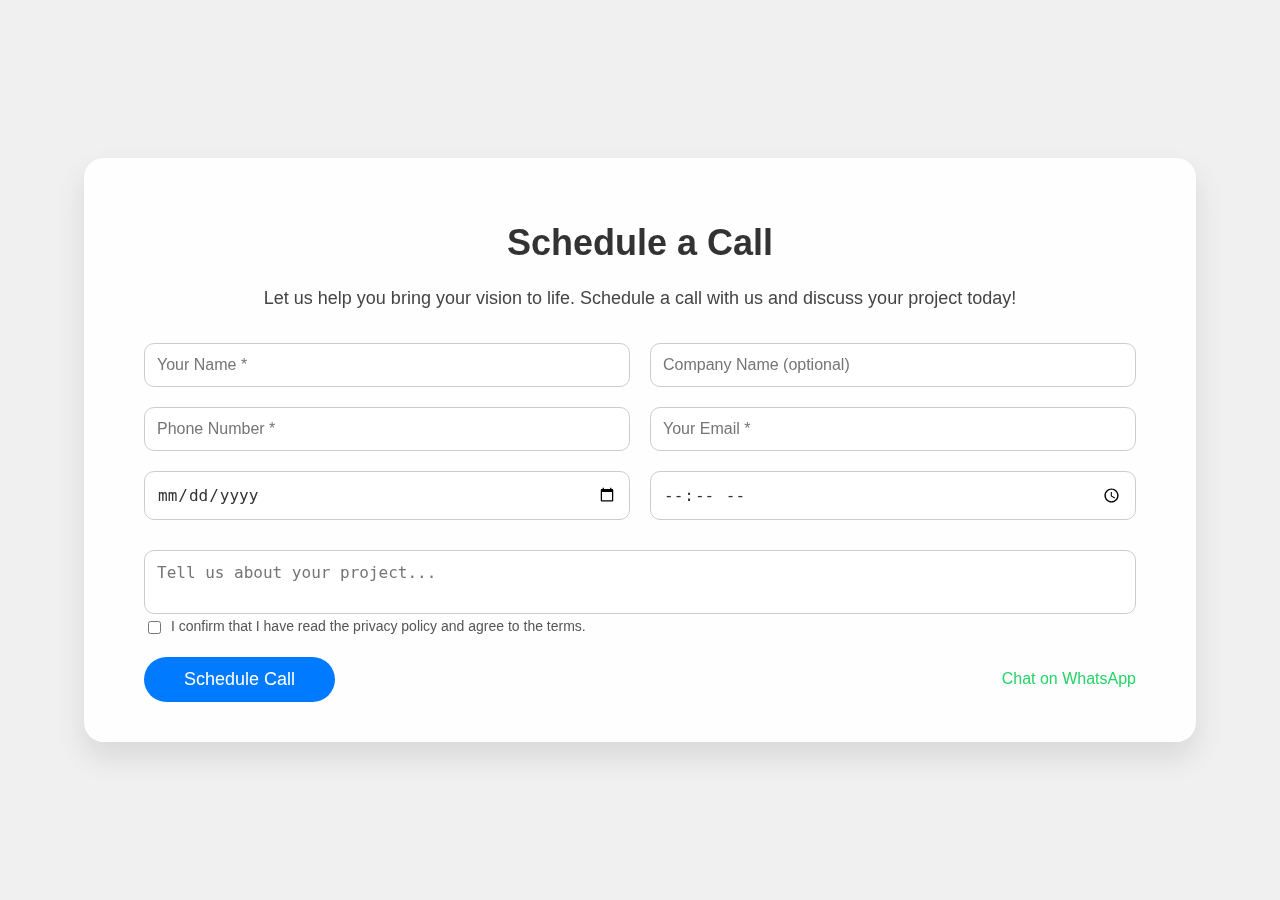
<file: bookcall.html>
<!DOCTYPE html>
<html lang="en">

<head>
    <meta charset="UTF-8">
    <meta name="viewport" content="width=device-width, initial-scale=1.0">
    <title>Schedule a Call</title>
    <style>
        body {
            font-family: 'Helvetica Neue', Arial, sans-serif;
            margin: 0;
            padding: 0;
            background-color: #f0f0f0;
        }

        .contact-us-form {
            display: flex;
            justify-content: center;
            align-items: center;
            min-height: 100vh;
            background: url('https://source.unsplash.com/1600x900/?architecture,building') no-repeat center center fixed;
            background-size: cover;
            padding: 0 20px;
        }

        .contact-us-form-container {
            background-color: rgba(255, 255, 255, 0.9);
            border-radius: 20px;
            padding: 40px 60px;
            width: 80%;
            max-width: 1000px;
            box-shadow: 0 15px 30px rgba(0, 0, 0, 0.1);
            text-align: center;
            backdrop-filter: blur(10px);
        }

        h1 {
            font-size: 36px;
            font-weight: 600;
            color: #333;
            margin-bottom: 20px;
        }

        .intro-text {
            font-size: 18px;
            color: #444;
            margin-bottom: 30px;
            line-height: 1.6;
        }

        .form-grid {
            display: grid;
            grid-template-columns: 1fr 1fr;
            gap: 20px;
            margin-bottom: 30px;
        }

        input,
        textarea {
            width: 100%;
            padding: 12px;
            border: 1px solid #ccc;
            border-radius: 10px;
            font-size: 16px;
            color: #333;
            background-color: #fff;
            box-sizing: border-box;
            transition: all 0.3s ease;
        }

        input:focus,
        textarea:focus {
            border-color: #007bff;
            background-color: #f0f8ff;
            outline: none;
        }

        textarea {
            grid-column: span 2;
            resize: none;
        }

        .checkbox-container {
            display: flex;
            align-items: flex-start;
            margin-bottom: 20px;
        }

        .checkbox-container input {
            width: auto;
            margin-right: 10px;
        }

        .checkbox-container label {
            font-size: 14px;
            color: #555;
        }

        .form-footer {
            display: flex;
            justify-content: space-between;
            align-items: center;
            flex-wrap: wrap;
        }

        .contact-us-form-send-button {
            background-color: #007bff;
            color: white;
            border: none;
            padding: 12px 40px;
            font-size: 18px;
            font-weight: 500;
            border-radius: 50px;
            cursor: pointer;
            transition: all 0.3s ease;
        }

        .contact-us-form-send-button:hover {
            background-color: #0056b3;
        }

        .whatsapp-chat-button {
            text-align: right;
            font-size: 16px;
            color: #25d366;
            text-decoration: none;
        }

        .whatsapp-chat-button:hover {
            text-decoration: underline;
        }

        @media (max-width: 768px) {
            .form-grid {
                grid-template-columns: 1fr;
            }

            .form-footer {
                flex-direction: column;
                align-items: flex-start;
            }

            .contact-us-form-container {
                padding: 30px;
            }
        }
    </style>
</head>

<body>
    <div class="contact-us-form">
        <div class="contact-us-form-container">
            <h1>Schedule a Call</h1>
            <div class="intro-text">
                <p>Let us help you bring your vision to life. Schedule a call with us and discuss your project today!
                </p>
            </div>
            <form id="calldata">
                <div class="form-grid">
                    <input type="text" name="name" placeholder="Your Name *" required>
                    <input type="text" name="company" placeholder="Company Name (optional)">
                    <input type="tel" name="phone" placeholder="Phone Number *" required>
                    <input type="email" name="email" placeholder="Your Email *" required>
                    <input type="date" name="scheduleDate" placeholder="Preferred Date *" required>
                    <input type="time" name="scheduleTime" placeholder="Preferred Time *" required>
                </div>
                <textarea name="message" placeholder="Tell us about your project..." required></textarea>
                <div class="checkbox-container">
                    <input type="checkbox" id="privacy-policy" required>
                    <label for="privacy-policy">I confirm that I have read the privacy policy and agree to the
                        terms.</label>
                </div>
                <div class="form-footer">
                    <button type="submit" name="submit" class="contact-us-form-send-button">Schedule Call</button>
                    <a href="https://wa.me/6378901819" target="_blank" class="whatsapp-chat-button">Chat on WhatsApp</a>
                </div>
            </form>
        </div>
    </div>
    <script>
        document.getElementById('privacy-policy').addEventListener('change', function () {
            const sendButton = document.querySelector('.contact-us-form-send-button');
            sendButton.style.backgroundColor = this.checked ? '#28a745' : '#007bff';
        });

        const scriptURL = 'https://script.google.com/macros/s/AKfycbz1PNM3MCKb4OF_STDWb67V7U4-enY6vGSVUY2xemeolwMsvMhtqjrzknIumV0BdZeAPw/exec'

        const form = document.forms['calldata']

        form.addEventListener('submit', e => {

            e.preventDefault()

            fetch(scriptURL, { method: 'POST', body: new FormData(form) })
                .then(response => alert("Thank you! Form is submitted"))
                .then(() => { window.location.reload(); })
                .catch(error => console.error('Error!', error.message))
        })
    </script>
</body>

</html>
</file>
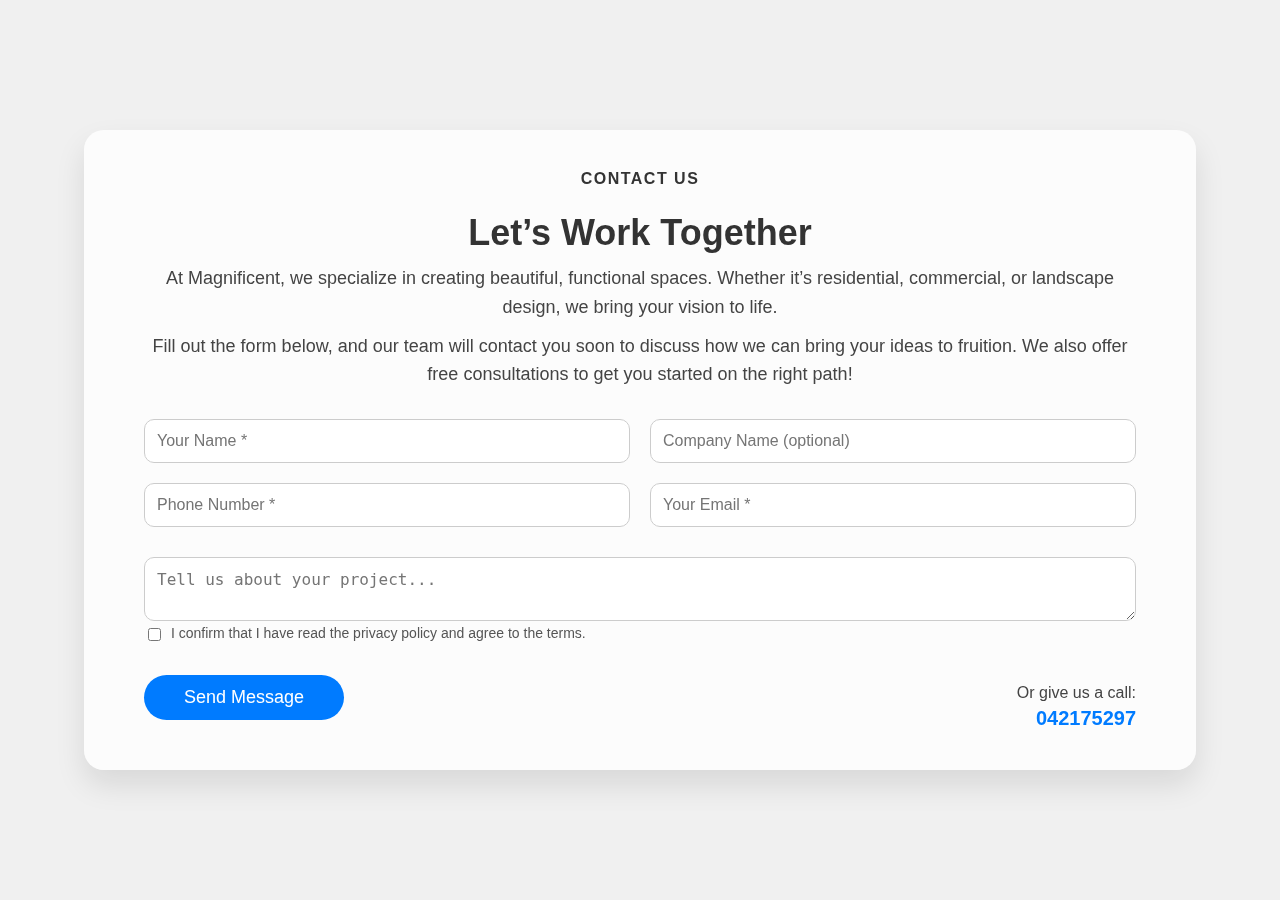
<file: contact-us.html>
<!DOCTYPE html>
<html lang="en">

<head>
    <meta charset="UTF-8">
    <meta name="viewport" content="width=device-width, initial-scale=1.0">
    <title>Contact Us</title>
    <style>
        body {
            font-family: 'Helvetica Neue', Arial, sans-serif;
            margin: 0;
            padding: 0;
            background-color: #f0f0f0;
        }

        .contact-us-form {
            display: flex;
            justify-content: center;
            align-items: center;
            min-height: 100vh;
            background: url('https://source.unsplash.com/1600x900/?architecture,building') no-repeat center center fixed;
            background-size: cover;
            padding: 0 20px;
        }

        .contact-us-form-container {
            background-color: rgba(255, 255, 255, 0.8);
            border-radius: 20px;
            padding: 40px 60px;
            width: 80%;
            max-width: 1000px;
            box-shadow: 0 15px 30px rgba(0, 0, 0, 0.1);
            text-align: center;
            backdrop-filter: blur(10px);
        }

        h1 {
            font-size: 36px;
            font-weight: 600;
            color: #333;
            margin-bottom: 10px;
        }

        .contact-us-form-contacts {
            font-size: 16px;
            color: #333;
            letter-spacing: 1.5px;
            text-transform: uppercase;
            margin-bottom: 20px;
            font-weight: bold;
        }

        .intro-text {
            font-size: 18px;
            color: #444;
            margin-bottom: 30px;
            line-height: 1.6;
        }

        .intro-text p {
            margin: 10px 0;
        }

        .form-grid {
            display: grid;
            grid-template-columns: 1fr 1fr;
            gap: 20px;
            margin-bottom: 30px;
        }

        input,
        textarea {
            width: 100%;
            padding: 12px;
            border: 1px solid #ccc;
            border-radius: 10px;
            font-size: 16px;
            color: #333;
            background-color: #fff;
            box-sizing: border-box;
            transition: all 0.3s ease;
        }

        input:focus,
        textarea:focus {
            border-color: #007bff;
            background-color: #f0f8ff;
            outline: none;
        }

        .checkbox-container {
            display: flex;
            align-items: flex-start;
            margin-bottom: 20px;
        }

        .checkbox-container input {
            width: auto;
            margin-right: 10px;
        }

        .checkbox-container label {
            font-size: 14px;
            color: #555;
        }

        .form-footer {
            display: flex;
            justify-content: space-between;
            align-items: center;
            flex-wrap: wrap;
        }

        .contact-us-form-send-button {
            background-color: #007bff;
            color: white;
            border: none;
            padding: 12px 40px;
            font-size: 18px;
            font-weight: 500;
            border-radius: 50px;
            cursor: pointer;
            transition: all 0.3s ease;
        }

        .contact-us-form-send-button:hover {
            background-color: #0056b3;
        }

        .call-us {
            text-align: right;
            margin-top: 20px;
        }

        .call-us-text {
            font-size: 16px;
            color: #444;
            margin-bottom: 5px;
        }

        .phone-number {
            font-size: 20px;
            font-weight: bold;
            color: #007bff;
            text-decoration: none;
        }

        .phone-number:hover {
            text-decoration: underline;
        }

        @media (max-width: 768px) {
            .form-grid {
                grid-template-columns: 1fr;
            }

            .form-footer {
                flex-direction: column;
                align-items: flex-start;
            }

            .call-us {
                margin-top: 20px;
                text-align: left;
            }

            .contact-us-form-container {
                padding: 30px;
            }
        }
    </style>
</head>

<body>
    <div class="contact-us-form">
        <div class="contact-us-form-container">
            <div class="contact-us-form-contacts">CONTACT US</div>
            <h1>Let’s Work Together</h1>
            
            <div class="intro-text">
                <p>At Magnificent, we specialize in creating beautiful, functional spaces. Whether it’s residential, commercial, or landscape design, we bring your vision to life.</p>
                <p>Fill out the form below, and our team will contact you soon to discuss how we can bring your ideas to fruition. We also offer free consultations to get you started on the right path!</p>
            </div>

            <form id="formdata">
                <div class="form-grid">
                    <input type="text" name="name" placeholder="Your Name *" required>
                    <input type="text" name="company" placeholder="Company Name (optional)">
                    <input type="tel" name="phone" placeholder="Phone Number *" required>
                    <input type="email" name="email" placeholder="Your Email *" required>
                </div>
                <textarea placeholder="Tell us about your project..." required></textarea>
                <div class="checkbox-container">
                    <input type="checkbox" id="contact-us-confirm" required>
                    <label for="contact-us-confirm">I confirm that I have read the privacy policy and agree to the terms.</label>
                </div>
                <div class="form-footer">
                    <button type="submit" name="submit" class="contact-us-form-send-button">Send Message</button>
                    <div class="call-us">
                        <div class="call-us-text">Or give us a call:</div>
                        <a href="tel:042175297" class="phone-number">042175297</a>
                    </div>
                </div>
            </form>
        </div>
    </div>

    <script>
        document.getElementById('contact-us-confirm').addEventListener('change', function () {
            const sendButton = document.querySelector('.contact-us-form-send-button');
            sendButton.style.backgroundColor = this.checked ? '#28a745' : '#007bff';
        });

        const scriptURL = 'https://script.google.com/macros/s/AKfycbzw5f2sJl7Jv-rNnQUEBKf1gt0RVklIvm1miIhBmbnnzlYfwn8b--Fomz5foW9_i9ow/exec'

        const form = document.forms['formdata']

        form.addEventListener('submit', e => {

            e.preventDefault()

            fetch(scriptURL, { method: 'POST', body: new FormData(form) })
                .then(response => alert("Thank you! Form is submitted"))
                .then(() => { window.location.reload(); })
                .catch(error => console.error('Error!', error.message))
        })
    </script>
</body>

</html>
</file>
<file: style.css>
.fixw {
    width: 100%;
    display: flex;
    flex-direction: column;
    align-items: center !important;
}

* a {
    text-decoration: none !important;
    color: #000 !important;
    /* display: flex; */
    /* flex-direction: column;
align-items: center; */
}

.imagess img {
    object-fit: contain !important;
    /* margin: 0px 30px; */
    margin-top: 0px;
    height: 100px;
    width: 100px;
}

.main {

    background-color: #FAFAFA;
    ;
    height: 60px;
    border-radius: 45px;
    width: 82%;
    display: flex;
    justify-content: space-between;
    align-items: center;
}

.my {
    width: 100%;
    display: flex;
    justify-content: center !important;
}

.nav-item a {
    color: #000;
    font-weight: 500;
}

.middle {
    display: flex;
    gap: 10px;
    justify-content: center;
    align-items: center;
    width: 55%;
    height: 50px;
    background-color: #FEFEFF;
    border-radius: 20px;
}

.middle ul li {
    padding: 10px;
}

.sec-3 {
    display: flex;
    justify-content: center;
    gap: 10px;
}

.sec-3 a {
    padding: 15px;
    text-decoration: none;
    color: #000;
}

.box3 {
    display: flex;
    gap: 30px;
    justify-content: center;
}

.box3 a {
    text-decoration: none;
    color: #000;
}

.row6 {
    width: 100%;
    display: flex;
    justify-content: center;
}

.row7 {
    display: flex;
    justify-content: center;
    gap: 10px;
    margin: 10px 0px;
}

.sec-1 {
    width: 1280px;
    border-radius: 10px;
    display: flex;
    justify-content: center;
    background: linear-gradient(to right, #C1DEE8, #FBD9B9);
    height: 500px;

}

.h55 {
    margin: 120px 0px 20px 50px;
}

.h22 {
    margin: 12px 0px 20px 50px;
}

.h55 h5 {
    font-size: 18px;
    font-weight: 400;
}

.h22 h1 {
    font-size: 58px;
    font-weight: 700;
}

.h221 {
    margin: 25% 0px 20px 50px;
}

.h221 h1 {
    font-size: 38px;
    font-weight: 500;
}

.para1 p {
    text-align: justify;
}

.para1 {
    margin: 12px 0px 20px 50px;

}

.para {
    margin: 12px 0px 20px 50px;

}

.email {
    margin: 12px 0px 20px 48px;

}

.email a {
    /* position: absolute;
    left: 425px;
bottom: 125px;    */
    border-radius: 30px;
    text-decoration: none;
    color: #fff !important;

    border: none;
    font-weight: 600;
}

.email input {
    position: relative;
    border-radius: 22px;
    width: 75%;
    display: flex;
    justify-content: end;
    height: 50px;
    border: none;
    outline: none;
}

.nony1 img {
    width: 100%;
    height: 550px;
}

.email input::placeholder {
    position: relative;
    left: 20px;
}

.row2 {
    display: flex !important;
    justify-content: center !important;
    margin: 60px 0px 0px 0px;
    /* background-color: #C1DEE8; */
}

.row3 {
    width: 100%;
    display: flex !important;
    justify-content: center !important;
    /* background-color: #C1DEE8; */
}

.row3 h3 {
    font-weight: 700;
}

.row6 h5 {
    font-size: 18px;
    font-weight: 700;
    margin: 10px 0px;
}

.row2 h6 {
    font-size: 14px;
}

.arow {
    margin: 0px 40px;
}

.buttons {
    margin: 40px 0px;
}

.buttons a {
    margin: 10px 5px 0px 0px;
    border: 1px solid gray;
    padding: 10px 20px;
    border-radius: 30px;
}

.b-1 {
    background-color: #000;
    color: #fff !important;
    border: none !important;
}

.followers {
    margin: 80px 0px;
    display: flex;
    gap: 70px;
}

.followers h2 {
    font-weight: 700;
    font-family: Arial, Helvetica, sans-serif;
    font-size: 40px;
}

.followers p {
    font-weight: 600;
}

@media only screen and (max-width:996px) {
    .followers {
        margin: 30px 0px;
        display: flex;
        justify-content: center;
        gap: 30px;
    }

    .followers h2 {
        font-weight: 700;
        font-family: Arial, Helvetica, sans-serif;
        font-size: 45px;
    }

    .h221 {
        margin: 20px 0px 0px 15px;
    }

    .h221 h1 {
        font-size: 38px;
        font-weight: 500;
    }

    .row8 {
        display: flex;
        flex-direction: column-reverse;
        align-items: center;
    }

    .row2 {
        display: flex;

        justify-content: center !important;
    }

    .row3 {
        width: 80%;

    }

    .arow {
        margin: 0px 0px 0px -20px;

    }

    .arow a {
        display: inline;
    }

    * a {
        text-decoration: none !important;
        color: #000 !important;
        display: flex;
        flex-direction: column;
        align-items: center;
    }

    .h55 {
        margin: 20px 0px;
    }

    .h22 {
        margin: 0px;
    }

    .para {
        margin: 0px;
        width: 80%;
    }

    .para1 {
        margin: 0px;
        width: 90%;
    }

    .para p {
        font-size: 18px !important;
    }

    .email {
        display: flex;
        flex-direction: column;
        align-items: center;
        margin: 10px;
    }

    .middle {
        display: flex;
        flex-direction: column;
        justify-content: flex-start;
    }

    .row3 h3 {
        font-weight: 700;
        font-size: 18px;
    }

    .h55 {
        margin: 20px 50px;
    }

    .nony1 img {
        height: 350px;
    }

    .row6 p {
        font-size: 15px;
        text-align: justify;
    }

    .nony {
        display: flex;
        flex-direction: column;
        align-items: center;
    }

    .bbb {
        display: flex;
        flex-direction: column;

    }

    .sec-1 {
        height: 900px;
        display: flex;
        align-items: center;
        flex-direction: column-reverse;
        justify-content: center;
    }

    .box3 {
        display: none;
    }

    .h22 h1 {
        font-size: 25px;
    }

    .email input {
        width: 100% !important;
        border-top-right-radius: 30px !important;
        border-bottom-right-radius: 30px !important;

    }

    .email a {
        width: 100%;
        position: relative;
        top: 20px;
        left: 4px;
        margin: 10px;
        display: flex;
        padding: 10px;
        justify-content: center;
    }

    .email {
        width: 100% !important;
    }

}

@media only screen and (max-width:355px) {
    * a {
        text-decoration: none !important;
        color: #000 !important;
        display: flex;
        flex-direction: column;
        align-items: center;
    }

    .nony {
        display: flex;
        flex-direction: column;
        align-items: center;
    }


    .h55 {
        margin: 20px 0px;
    }

    .h22 {
        margin: 0px;
    }

    .para {
        margin: 0px;

    }

    .para p {
        font-size: medium;
    }

    .email {
        margin: 0px;

    }


    .sec-1 h1 {
        font-size: 30px;
    }

    .h22 h1 {
        font-size: 25px;
    }

    .email {
        display: flex;
        flex-direction: column;
        align-items: center;
    }

    .email input {
        /* padding: 20px;
        margin-top: 10px; */
        border-top-right-radius: 40px !important;
        border-bottom-right-radius: 40px !important;
        width: 100%;
        margin: 10px;
    }

    .email a {
        width: 100%;
        position: relative;
        top: 20px;
        left: 4px;
        margin: 10px;
        display: flex;
        padding: 10px;
        justify-content: center;
    }
}

@media only screen and (min-width:997px) {
    .email input {
        width: 60%;
    }

    /* .middle{
        display: none !important;
    }
    .box3{
        display: none;
    } */
}


/* -------------- contact-us form ----------------- */
.contact-us-form {
    font-family: 'Roboto', Arial, sans-serif;
    background-color: #f9f9f9;
    margin: 0;
    padding: 0;
    display: flex;
    justify-content: center;
    align-items: center;
    min-height: 100vh;
}

.contact-us-form-container {
    background-color: white;
    border-radius: 16px;
    padding: 40px;
    width: 85%;
    max-width: 2100px;
    box-shadow: 0 10px 20px rgba(0, 0, 0, 0.1);
}

.contact-us-form-header {
    margin-bottom: 40px;
    text-align: center;
}

.contact-us-form-contacts {
    font-size: 16px;
    color: #555;
    margin-bottom: 8px;
    letter-spacing: 1.5px;
    text-transform: uppercase;
}

h1 {
    font-size: 32px;
    font-weight: 400;
    color: #333;
    margin: 0;
}

.form-grid {
    display: grid;
    grid-template-columns: 1fr 1fr;
    gap: 20px;
    margin-bottom: 20px;
}

input,
textarea {
    width: 100%;
    padding: 12px 15px;
    border: 1px solid #ccc;
    border-radius: 8px;
    font-size: 16px;
    box-sizing: border-box;
    transition: border-color 0.3s;
}

input:focus,
textarea:focus {
    border-color: #007bff;
    outline: none;
}

textarea {
    height: 150px;
    resize: vertical;
}

.checkbox-container {
    display: flex;
    align-items: flex-start;
    margin-bottom: 20px;
}

.checkbox-container input {
    width: auto;
    margin-right: 10px;
    cursor: pointer;
}

.checkbox-container label {
    font-size: 14px;
    color: #555;
}

.form-footer {
    display: flex;
    justify-content: space-between;
    align-items: center;
}

.contact-us-form-send-button {
    background-color: #007bff;
    color: white;
    border: none;
    padding: 12px 30px;
    font-size: 18px;
    font-weight: 500;
    border-radius: 8px;
    cursor: pointer;
    transition: background-color 0.3s;
}

.contact-us-form-send-button:hover {
    background-color: #0056b3;
}

.call-us {
    text-align: right;
}

.call-us-text {
    font-size: 14px;
    color: #555;
    margin-bottom: 5px;
}

.phone-number {
    font-size: 20px;
    font-weight: bold;
    color: #007bff;
    text-decoration: none;
}

.phone-number:hover {
    text-decoration: underline;
}

@media (max-width: 768px) {
    .form-grid {
        grid-template-columns: 1fr;
    }

    .form-footer {
        flex-direction: column;
        align-items: flex-start;
    }

    .call-us {
        margin-top: 20px;
        text-align: left;
    }
}

/* ------------------------------------- */
/* General Reset */
.footer-section {
    margin: 0;
    font-family: 'Arial', sans-serif;
    background-color: #1C2320;
    color: #FFFFFF;
    margin-top: 50px;
    border-radius: 20px;
}
/* Footer section*/
.footer {
    background-color: #1C2320;
    padding: 40px 20px;
}

/* Container */
.footer-container {
    max-width: 1200px;
    margin: 0 auto;
    display: flex;
    justify-content: space-between;
    gap: 40px;
}

/* Section Styling */
.footer-section {
    padding: 20px;
    text-align: center;
}

/* Section 1: Hero Text */
.footer-hero-text {
    flex: 0 0 50%;
}

.footer-hero-text h1 {
    font-size: 2.5rem;
    font-weight: 300;
    line-height: 1.2;
    margin: 0;
}

@media (min-width: 768px) {
    .hero-text h1 {
        font-size: 3rem;
    }
}

/* Section 2: Menu */
.footer-menu {
    flex: 1;
}

.footer-menu h2,
.footer-contacts h2 {
    font-size: 1.2rem;
    margin-bottom: 1rem;
    text-transform: uppercase;
    font-weight: bold;
}

.footer-menu nav a {
    display: block;
    margin: 0.5rem 0;
    color: #FFFFFF;
    text-decoration: none;
    font-size: 1rem;
    opacity: 0.8;
    transition: opacity 0.3s;
}

.footer-menu nav a:hover {
    opacity: 1;
}

.nav-color {
    color: #FFFFFF;
}

/* Section 3: Contacts */
.footer-contacts {
    flex: 1;
}

.footer-contacts div p {
    margin: 0.3rem 0;
    opacity: 0.8;
    font-size: 1rem;
}

/* Mobile Styles */
@media (max-width: 768px) {
    .footer-container {
        flex-direction: column;
        align-items: center;
    }

    .footer-section {
        width: 100%;
        padding: 15px;
    }

    .footer-hero-text {
        flex: 1;
        /* On mobile, section 1 takes full width */
    }
}
</file>
